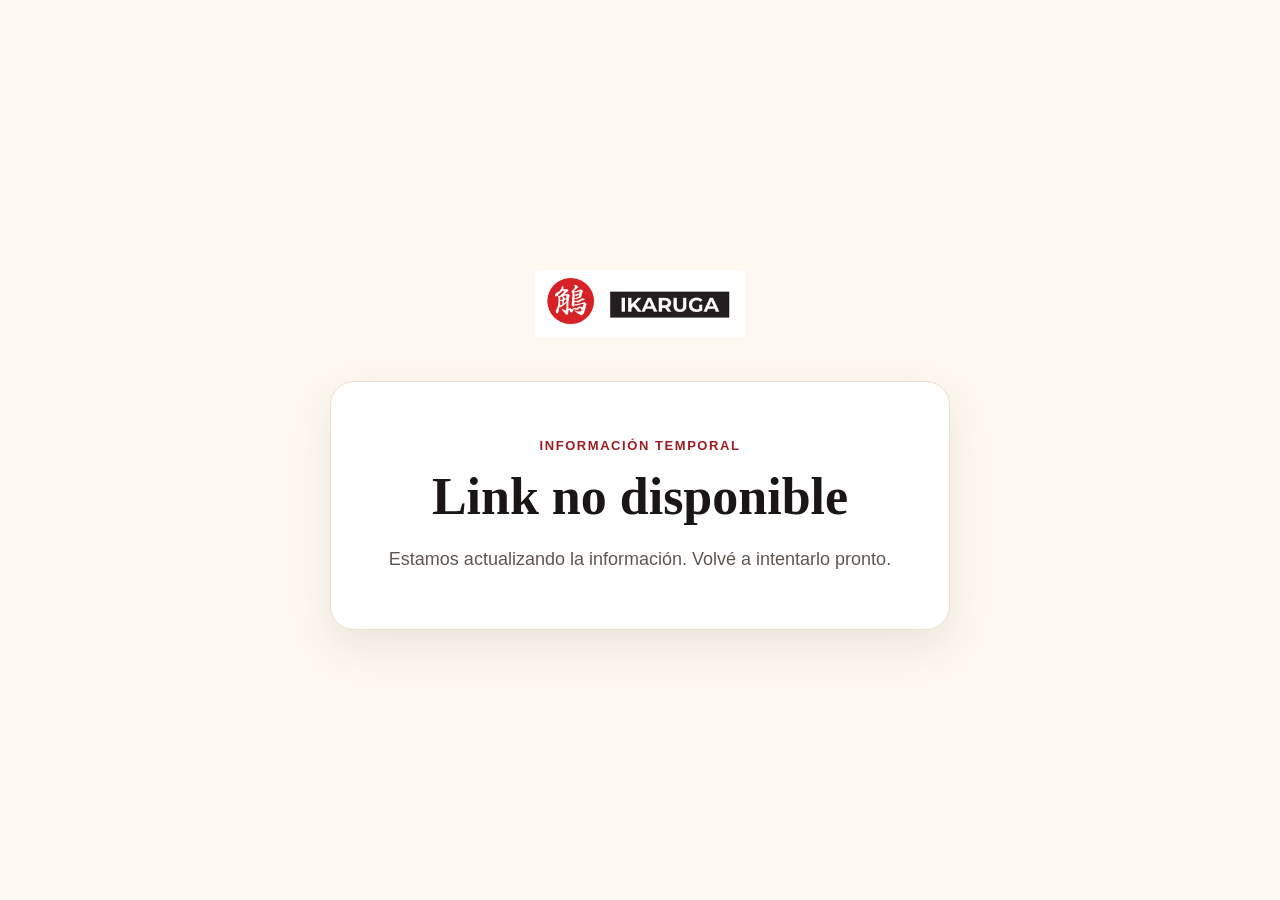
<file: index.html>
<!doctype html>
<html lang="es">
<head>
  <meta charset="utf-8">
  <meta name="viewport" content="width=device-width, initial-scale=1">
  <title>IKARUGA · Sitio en actualización</title>
  <meta name="description" content="La información de IKARUGA se encuentra en actualización.">
  <link rel="icon" type="image/png" href="logo.png">
  <style>
    :root { color-scheme: light; }
    * { box-sizing: border-box; }
    body { margin: 0; min-height: 100vh; display: grid; place-items: center; padding: 24px; background: #fff8f1; color: #191615; font-family: Arial, Helvetica, sans-serif; }
    main { width: min(100%, 620px); text-align: center; }
    img { width: min(210px, 65vw); height: auto; margin-bottom: 40px; }
    .notice { background: #fff; border: 1px solid #ebdfd2; border-radius: 24px; padding: clamp(32px, 7vw, 56px); box-shadow: 0 18px 45px rgba(55, 31, 17, .09); }
    .label { margin: 0 0 16px; color: #9c1d22; font-size: 13px; font-weight: 700; letter-spacing: .12em; text-transform: uppercase; }
    h1 { margin: 0; font-family: Georgia, 'Times New Roman', serif; font-size: clamp(32px, 7vw, 52px); line-height: 1.08; }
    p:last-child { margin: 20px 0 0; color: #5f5650; font-size: 18px; line-height: 1.55; }
  </style>
</head>
<body>
  <main>
    <img src="logo.png" alt="IKARUGA">
    <section class="notice" aria-labelledby="title">
      <p class="label">Información temporal</p>
      <h1 id="title">Link no disponible</h1>
      <p>Estamos actualizando la información. Volvé a intentarlo pronto.</p>
    </section>
  </main>
</body>
</html>
</file>
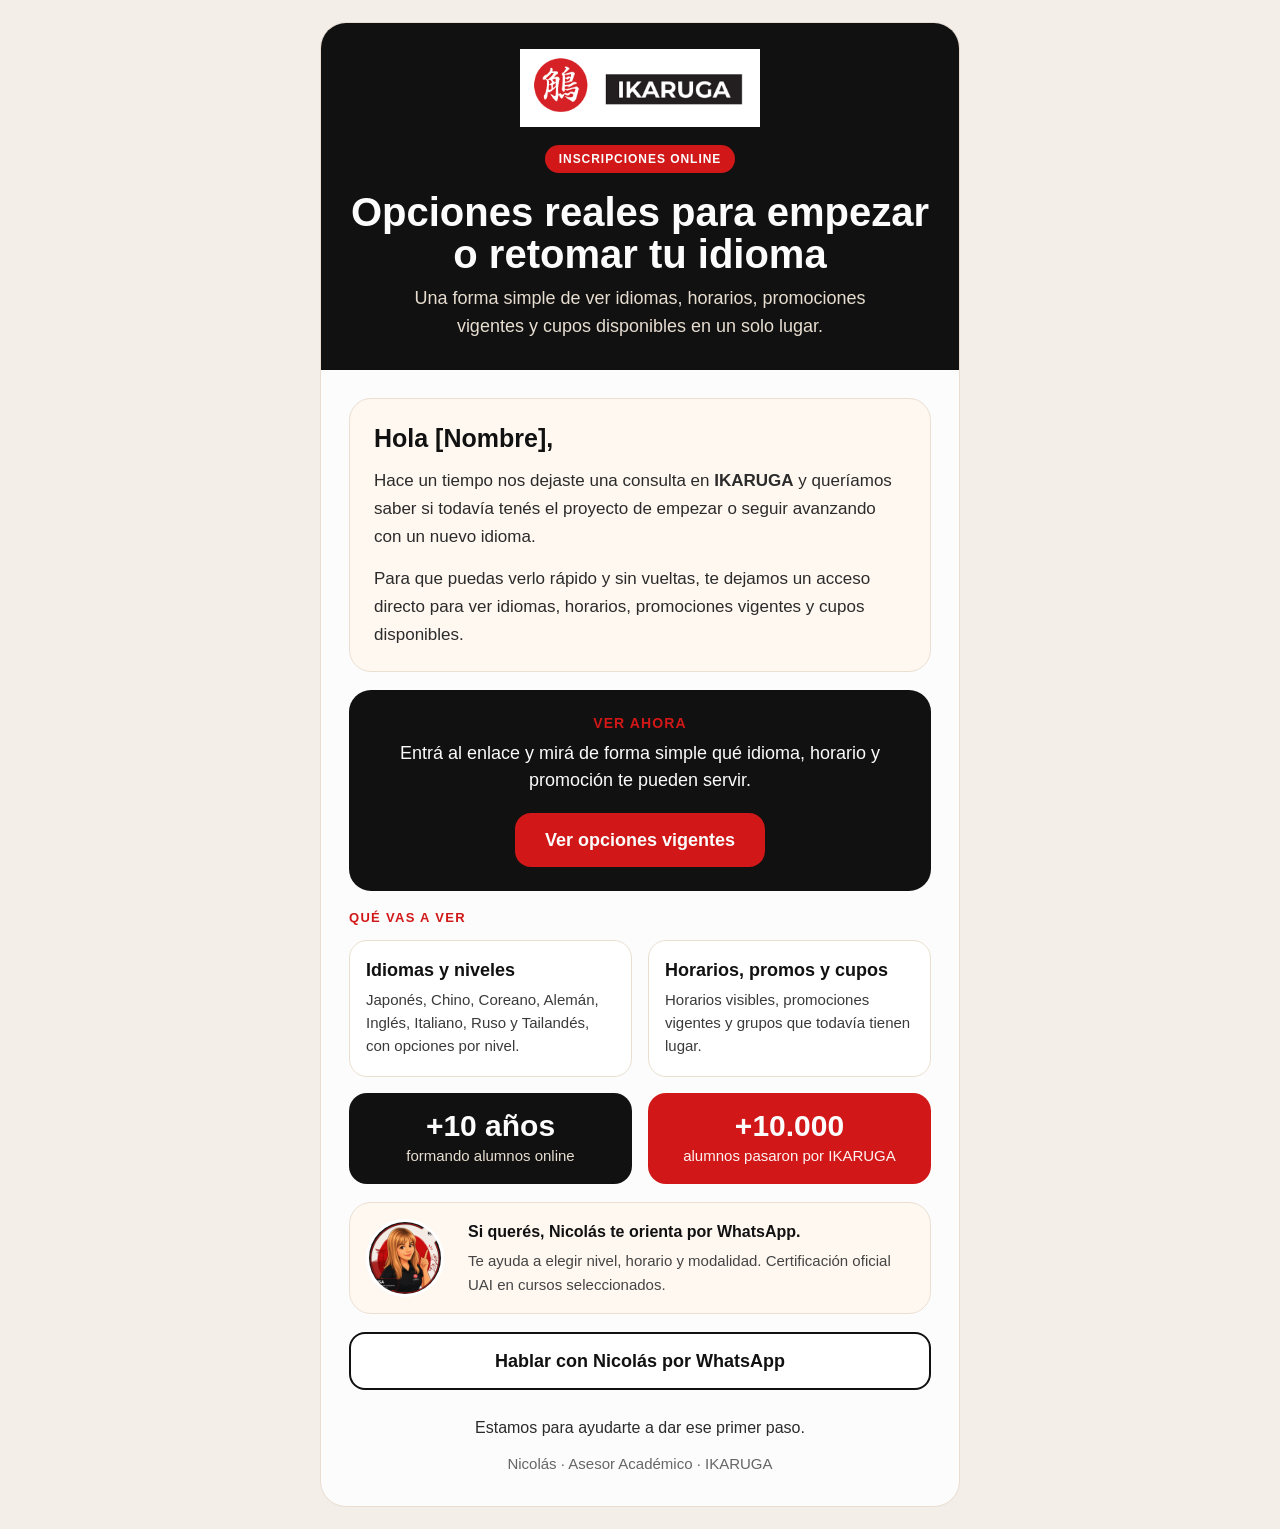
<file: mail-plantilla.html>
<!DOCTYPE html>
<html lang="es">
<head>
  <meta charset="UTF-8">
  <meta name="viewport" content="width=device-width, initial-scale=1.0">
  <title>IKARUGA | Email</title>
</head>
<body style="margin:0;padding:0;background-color:#f3eee7;font-family:Arial,Helvetica,sans-serif;color:#111111;">
  <table role="presentation" cellpadding="0" cellspacing="0" border="0" width="100%" style="background-color:#f3eee7;margin:0;padding:22px 0;">
    <tr>
      <td align="center">
        <table role="presentation" cellpadding="0" cellspacing="0" border="0" width="100%" style="max-width:640px;background-color:#fcfcfc;border:1px solid #e9ddd0;border-radius:26px;overflow:hidden;">
          <tr>
            <td style="padding:0;background-color:#111111;">
              <table role="presentation" cellpadding="0" cellspacing="0" border="0" width="100%">
                <tr>
                  <td align="center" style="padding:26px 24px 18px;">
                    <img src="ikaruga-logo-horizontal-white.png" alt="IKARUGA" width="240" style="display:block;width:240px;max-width:100%;height:auto;border:0;">
                  </td>
                </tr>
                <tr>
                  <td align="center" style="padding:0 24px 30px;">
                    <div style="display:inline-block;background-color:#d11717;color:#fcfcfc;padding:8px 14px;border-radius:999px;font-size:12px;line-height:1;font-weight:700;letter-spacing:.08em;text-transform:uppercase;">
                      Inscripciones online
                    </div>
                    <h1 style="margin:18px 0 10px;font-size:40px;line-height:1.05;font-weight:800;color:#fcfcfc;">
                      Opciones reales para empezar o retomar tu idioma
                    </h1>
                    <p style="margin:0;max-width:500px;font-size:18px;line-height:1.55;color:#e7ddd0;">
                      Una forma simple de ver idiomas, horarios, promociones vigentes y cupos disponibles en un solo lugar.
                    </p>
                  </td>
                </tr>
              </table>
            </td>
          </tr>

          <tr>
            <td style="padding:28px 28px 0;">
              <table role="presentation" cellpadding="0" cellspacing="0" border="0" width="100%" style="background-color:#fff8f1;border:1px solid #ebdfd2;border-radius:22px;">
                <tr>
                  <td style="padding:24px 24px 22px;">
                    <p style="margin:0 0 12px;font-size:25px;line-height:1.25;font-weight:700;color:#111111;">
                      Hola [Nombre],
                    </p>
                    <p style="margin:0 0 14px;font-size:17px;line-height:1.65;color:#2b2b2b;">
                      Hace un tiempo nos dejaste una consulta en <strong>IKARUGA</strong> y queríamos saber si todavía tenés el proyecto de empezar o seguir avanzando con un nuevo idioma.
                    </p>
                    <p style="margin:0;font-size:17px;line-height:1.65;color:#2b2b2b;">
                      Para que puedas verlo rápido y sin vueltas, te dejamos un acceso directo para ver idiomas, horarios, promociones vigentes y cupos disponibles.
                    </p>
                  </td>
                </tr>
              </table>
            </td>
          </tr>

          <tr>
            <td style="padding:18px 28px 0;">
              <table role="presentation" cellpadding="0" cellspacing="0" border="0" width="100%" style="background-color:#111111;border-radius:22px;">
                <tr>
                  <td style="padding:24px 22px;text-align:center;">
                    <p style="margin:0 0 6px;font-size:14px;line-height:1.4;font-weight:700;letter-spacing:.08em;text-transform:uppercase;color:#d11717;">
                      Ver ahora
                    </p>
                    <p style="margin:0 0 18px;font-size:18px;line-height:1.55;color:#fcfcfc;">
                      Entrá al enlace y mirá de forma simple qué idioma, horario y promoción te pueden servir.
                    </p>
                    <a href="https://isabelagreda.github.io/2026IKARUGA/#guia" style="display:inline-block;background-color:#d11717;color:#fcfcfc;text-decoration:none;font-size:18px;font-weight:700;line-height:1;padding:18px 30px;border-radius:16px;">
                      Ver opciones vigentes
                    </a>
                  </td>
                </tr>
              </table>
            </td>
          </tr>

          <tr>
            <td style="padding:18px 28px 0;">
              <p style="margin:0 0 12px;font-size:13px;line-height:1.4;font-weight:700;letter-spacing:.1em;text-transform:uppercase;color:#d11717;">
                Qué vas a ver
              </p>
              <table role="presentation" cellpadding="0" cellspacing="0" border="0" width="100%">
                <tr>
                  <td width="50%" valign="top" style="padding:0 8px 0 0;">
                    <table role="presentation" cellpadding="0" cellspacing="0" border="0" width="100%" style="background-color:#ffffff;border:1px solid #eadfce;border-radius:18px;">
                      <tr>
                        <td style="padding:18px 16px;">
                          <p style="margin:0 0 6px;font-size:18px;line-height:1.3;font-weight:700;color:#111111;">Idiomas y niveles</p>
                          <p style="margin:0;font-size:15px;line-height:1.55;color:#3a3a3a;">Japonés, Chino, Coreano, Alemán, Inglés, Italiano, Ruso y Tailandés, con opciones por nivel.</p>
                        </td>
                      </tr>
                    </table>
                  </td>
                  <td width="50%" valign="top" style="padding:0 0 0 8px;">
                    <table role="presentation" cellpadding="0" cellspacing="0" border="0" width="100%" style="background-color:#ffffff;border:1px solid #eadfce;border-radius:18px;">
                      <tr>
                        <td style="padding:18px 16px;">
                          <p style="margin:0 0 6px;font-size:18px;line-height:1.3;font-weight:700;color:#111111;">Horarios, promos y cupos</p>
                          <p style="margin:0;font-size:15px;line-height:1.55;color:#3a3a3a;">Horarios visibles, promociones vigentes y grupos que todavía tienen lugar.</p>
                        </td>
                      </tr>
                    </table>
                  </td>
                </tr>
              </table>
            </td>
          </tr>

          <tr>
            <td style="padding:16px 28px 0;">
              <table role="presentation" cellpadding="0" cellspacing="0" border="0" width="100%">
                <tr>
                  <td width="50%" valign="top" style="padding:0 8px 0 0;">
                    <table role="presentation" cellpadding="0" cellspacing="0" border="0" width="100%" style="background-color:#111111;border-radius:18px;">
                      <tr>
                        <td style="padding:18px 14px;text-align:center;">
                          <p style="margin:0 0 4px;font-size:30px;line-height:1;font-weight:800;color:#fcfcfc;">+10 años</p>
                          <p style="margin:0;font-size:15px;line-height:1.45;color:#e7ddd0;">formando alumnos online</p>
                        </td>
                      </tr>
                    </table>
                  </td>
                  <td width="50%" valign="top" style="padding:0 0 0 8px;">
                    <table role="presentation" cellpadding="0" cellspacing="0" border="0" width="100%" style="background-color:#d11717;border-radius:18px;">
                      <tr>
                        <td style="padding:18px 14px;text-align:center;">
                          <p style="margin:0 0 4px;font-size:30px;line-height:1;font-weight:800;color:#fcfcfc;">+10.000</p>
                          <p style="margin:0;font-size:15px;line-height:1.45;color:#fff2f2;">alumnos pasaron por IKARUGA</p>
                        </td>
                      </tr>
                    </table>
                  </td>
                </tr>
              </table>
            </td>
          </tr>

          <tr>
            <td style="padding:18px 28px 0;">
              <table role="presentation" cellpadding="0" cellspacing="0" border="0" width="100%" style="background-color:#fff8f1;border:1px solid #ebdfd2;border-radius:22px;">
                <tr>
                  <td width="92" valign="middle" style="padding:16px 0 16px 16px;">
                    <img src="isa-asesora-web.jpg" alt="Nicolás" width="72" style="display:block;width:72px;height:72px;border-radius:50%;object-fit:cover;border:3px solid #ffffff;">
                  </td>
                  <td valign="middle" style="padding:16px 16px 16px 10px;">
                    <p style="margin:0 0 6px;font-size:16px;line-height:1.4;font-weight:700;color:#111111;">
                      Si querés, Nicolás te orienta por WhatsApp.
                    </p>
                    <p style="margin:0;font-size:15px;line-height:1.55;color:#444444;">
                      Te ayuda a elegir nivel, horario y modalidad. Certificación oficial UAI en cursos seleccionados.
                    </p>
                  </td>
                </tr>
              </table>
            </td>
          </tr>

          <tr>
            <td style="padding:18px 28px 0;">
              <table role="presentation" cellpadding="0" cellspacing="0" border="0" width="100%">
                <tr>
                  <td align="center" style="padding:0;">
                    <a href="https://wa.me/5493476217281" style="display:block;background-color:#ffffff;color:#111111;text-decoration:none;font-size:18px;font-weight:700;line-height:1;padding:18px 20px;border-radius:16px;border:2px solid #111111;">
                      Hablar con Nicolás por WhatsApp
                    </a>
                  </td>
                </tr>
              </table>
            </td>
          </tr>

          <tr>
            <td style="padding:24px 28px 30px;">
              <p style="margin:0 0 10px;font-size:16px;line-height:1.7;color:#2b2b2b;text-align:center;">
                Estamos para ayudarte a dar ese primer paso.
              </p>
              <p style="margin:0;font-size:15px;line-height:1.6;color:#666666;text-align:center;">
                Nicolás · Asesor Académico · IKARUGA
              </p>
            </td>
          </tr>
        </table>
      </td>
    </tr>
  </table>
</body>
</html>
</file>
